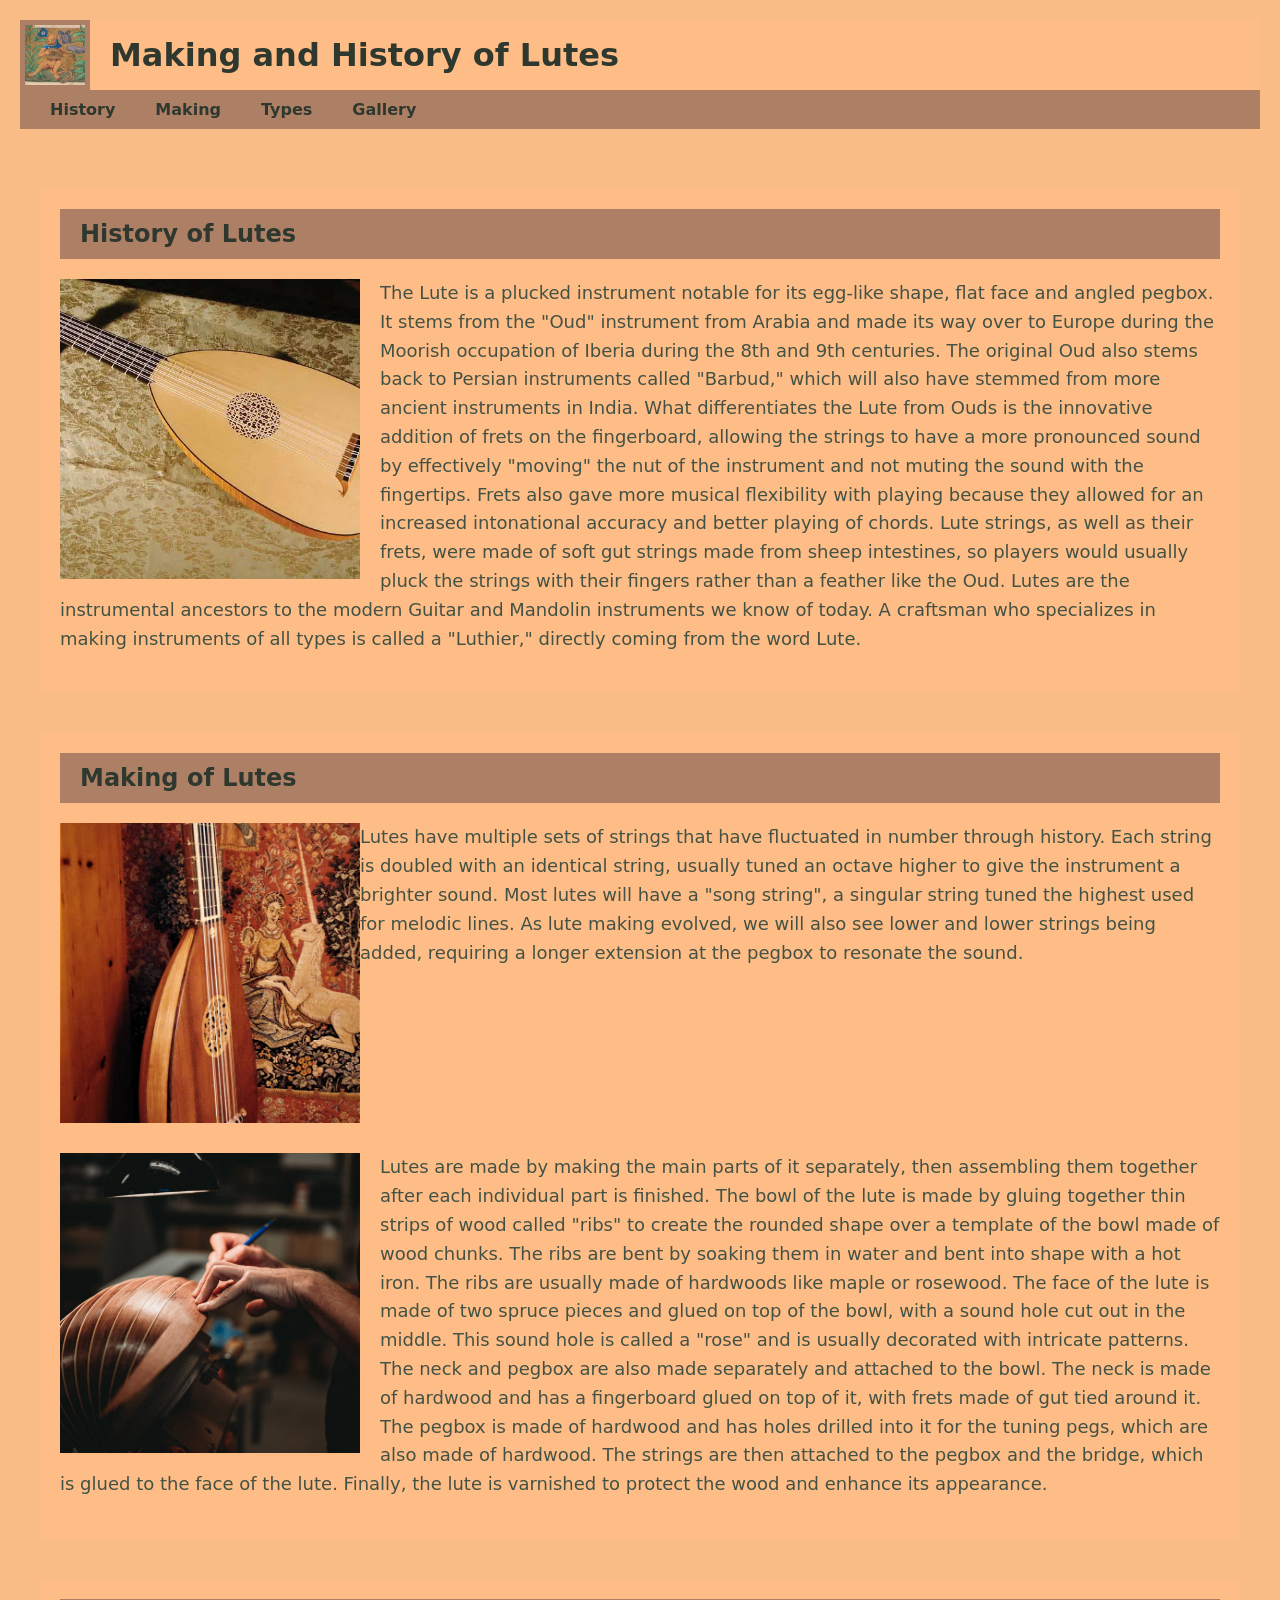
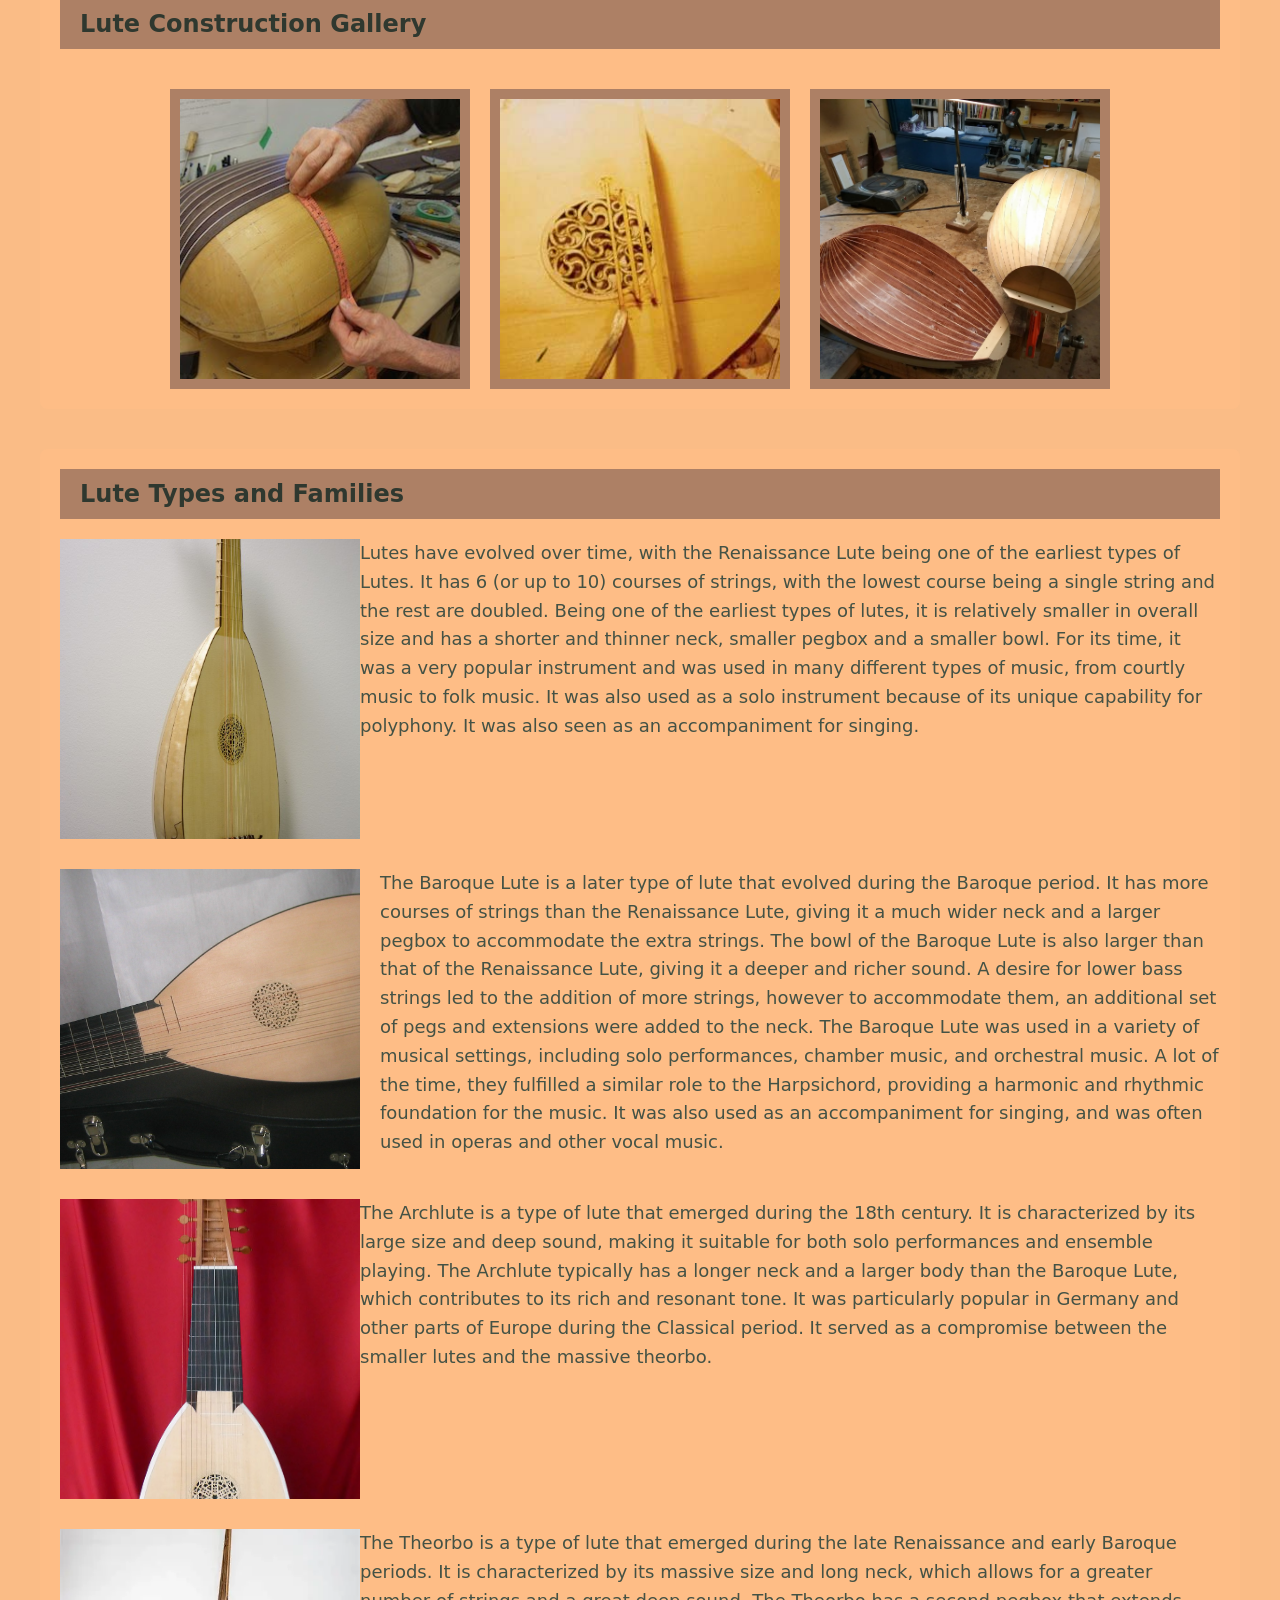
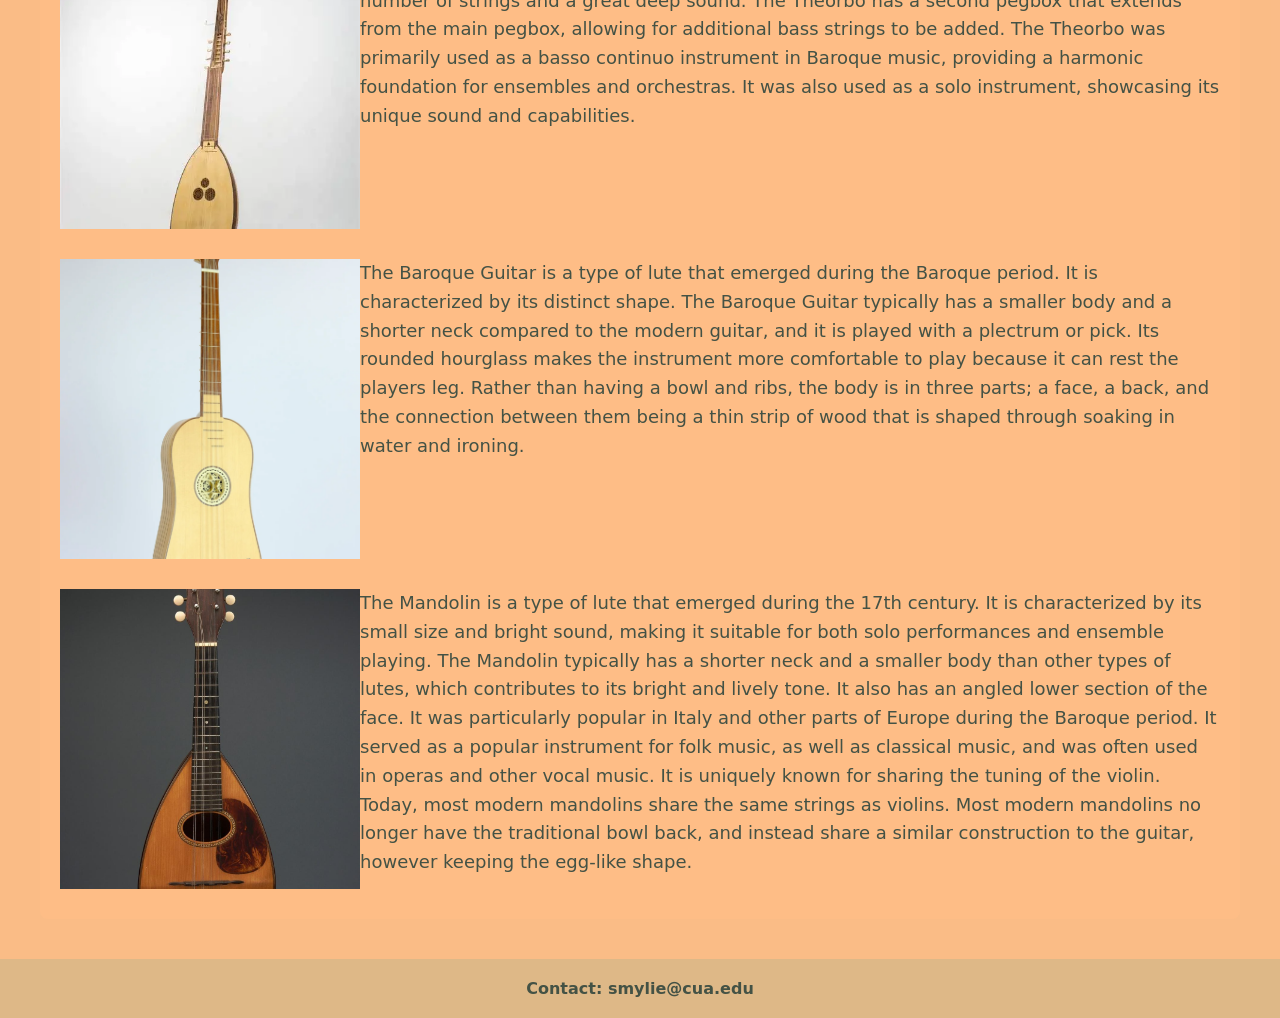
<file: index.html>
<!doctype html>
<html lang="en">
  <head>
    <!-- Google tag (gtag.js) -->
    <script async src="https://www.googletagmanager.com/gtag/js?id=G-23XBQBWNM7"></script>
    <script>
      window.dataLayer = window.dataLayer || [];
      function gtag(){dataLayer.push(arguments);}
      gtag('js', new Date());
      gtag('config', 'G-23XBQBWNM7');
    </script>
    <meta name="viewport" content="width=device-width, initial-scale=1">
    <link rel="stylesheet" href="styles.css">
    <script src="js/main.js"></script>
    <title>Lutes</title>
  </head>
  <body>
    <header>
      <h1><img src="images/catlute.jpg" class="wrap" alt="Lute logo"> Making and History of Lutes</h1>
      <nav>
        <ul>
          <li><a href="#history">History</a></li>
          <li><a href="#making">Making</a></li>
          <li><a href="#types">Types</a></li>
          <li><a href="#gallery">Gallery</a></li>
        </ul>
      </nav>
    </header>
    <main>
      <section id="history">
        <h2>History of Lutes</h2>
        <p><img src="images/European-lute.webp" class="wrap" alt="European Lute">The Lute is a plucked instrument notable for its egg-like shape, 
        flat face and angled pegbox. It stems from the "Oud" instrument from Arabia and made its way over to Europe during the Moorish occupation
        of Iberia during the 8th and 9th centuries. The original Oud also stems back to Persian instruments called "Barbud," which will 
        also have stemmed from more ancient instruments in India. What differentiates the Lute from Ouds is the innovative addition of frets
        on the fingerboard, allowing the strings to have a more pronounced sound by effectively "moving" the nut of the instrument and 
        not muting the sound with the fingertips. Frets also gave more musical flexibility with playing because they allowed for an 
        increased intonational accuracy and better playing of chords. Lute strings, as well as their frets, were made of soft
        gut strings made from sheep intestines, so players would usually pluck the strings with their fingers rather than a 
        feather like the Oud. Lutes are the instrumental ancestors to the modern Guitar and Mandolin instruments we know of today.
        A craftsman who specializes in making instruments of all types is called a "Luthier," directly coming from the word Lute.</p>
      </section>
      <section id="making">
        <h2>Making of Lutes</h2>
        <p><img src="images/lute1.jpg" class="wrap" alt="Lute making">Lutes have multiple sets of strings that have fluctuated in number through
        history. Each string is doubled with an identical string, usually tuned an octave higher to give the instrument a brighter sound.
        Most lutes will have a "song string", a singular string tuned the highest used for melodic lines. As lute making evolved,
        we will also see lower and lower strings being added, requiring a longer extension at the pegbox to resonate the sound.</p>
        
        <p><img src="images/lutemaking.jpg" class="wrap" alt="Lute construction">Lutes are made by making the main parts of it separately, then assembling them together after each individual
        part is finished. The bowl of the lute is made by gluing together thin strips of wood called "ribs" to create the rounded shape over a template of the bowl made of wood chunks.
        The ribs are bent by soaking them in water and bent into shape with a hot iron.
        The ribs are usually made of hardwoods like maple or rosewood. The face of the lute is made of two spruce pieces and glued on top of the bowl, 
        with a sound hole cut out in the middle. This sound hole is called a "rose" and is usually decorated with intricate patterns. 
        The neck and pegbox are also made separately and attached to the bowl. The neck is made of hardwood and has a fingerboard glued on top of it, 
        with frets made of gut tied around it. The pegbox is made of hardwood and has holes drilled into it for the tuning pegs, which are also made of hardwood. 
        The strings are then attached to the pegbox and the bridge, which is glued to the face of the lute. Finally, the lute is varnished to protect the wood and 
        enhance its appearance.</p>
      </section>
      
      <section id="gallery">
        <h2>Lute Construction Gallery</h2>
        <div id="imagelutes">
          <img src="images/lutetemplate.jpg" class="decor" alt="Lute template">
          <img src="images/luterose.jpg" class="decor" alt="Lute rose">
          <img src="images/lutebowl.jpg" class="decor" alt="Lute bowl">
        </div>
      </section>

      <section id="types">
        <h2>Lute Types and Families</h2>
        
        <p><img src="images/renaissancelute.jpg" class="wrap" alt="Renaissance Lute">Lutes have evolved over time, with the Renaissance Lute being one of the earliest types of Lutes. 
        It has 6 (or up to 10) courses of strings, with the lowest course being a single string and the rest are doubled. Being one of the earliest types of lutes, it is relatively smaller in overall
        size and has a shorter and thinner neck, smaller pegbox and a smaller bowl. For its time, it was a very popular instrument and was used in many different types of music, from courtly music to folk music. 
        It was also used as a solo instrument because of its unique capability for polyphony. It was also seen as an accompaniment for singing.</p>

        <p><img src="images/baroquelute.jpg" class="wrap" alt="Baroque Lute">The Baroque Lute is a later type of lute that evolved during the Baroque period. 
        It has more courses of strings than the Renaissance Lute, giving it a much wider neck and a larger pegbox to accommodate the extra strings. 
        The bowl of the Baroque Lute is also larger than that of the Renaissance Lute, giving it a deeper and richer sound. A desire for lower bass strings led to the addition of more strings, however to 
        accommodate them, an additional set of pegs and extensions were added to the neck. The Baroque Lute was used in a variety of musical settings, 
        including solo performances, chamber music, and orchestral music. A lot of the time, they fulfilled a similar role to the Harpsichord, providing a harmonic and rhythmic foundation for the music. 
        It was also used as an accompaniment for singing, and was often used in operas and other vocal music.</p>

        <p><img src="images/archlute.jpg" class="wrap" alt="The Archlute">The Archlute is a type of lute that emerged during the 18th century. It is characterized by its large size and deep sound, 
          making it suitable for both solo performances and ensemble playing. The Archlute typically has a longer neck and a larger body than the Baroque Lute, which contributes to its rich and resonant tone. 
          It was particularly popular in Germany and other parts of Europe during the Classical period. It served as a compromise between the smaller lutes and the massive theorbo.</p>

        <p><img src="images/theorbo.webp" class="wrap" alt="The Theorbo">The Theorbo is a type of lute that emerged during the late Renaissance and early Baroque periods. It is characterized by its massive size and long neck,
           which allows for a greater number of strings and a great deep sound. The Theorbo has a second pegbox that extends from the main pegbox, allowing for additional bass strings to be added. The Theorbo was primarily 
           used as a basso continuo instrument in Baroque music, providing a harmonic foundation for ensembles and orchestras. It was also used as a solo instrument, showcasing its unique sound and capabilities.</p>

        <p><img src="images/baroqueguitar.webp" class="wrap" alt="Baroque Guitar">The Baroque Guitar is a type of lute that emerged during the Baroque period. It is characterized by its distinct shape.
          The Baroque Guitar typically has a smaller body and a shorter neck compared to the modern guitar, and it is played with a plectrum or pick. Its rounded hourglass makes the instrument more comfortable
          to play because it can rest the players leg. Rather than having a bowl and ribs, the body is in three parts; a face, a back, and the connection between them being a thin strip of wood that is shaped
          through soaking in water and ironing.</p>

        <p><img src="images/mandolin.jpg" class="wrap" alt="The Mandolin">The Mandolin is a type of lute that emerged during the 17th century. It is characterized by its small size and bright sound,
          making it suitable for both solo performances and ensemble playing. The Mandolin typically has a shorter neck and a smaller body than other types of lutes, which contributes to its bright and lively tone. It also
          has an angled lower section of the face. It was particularly popular in Italy and other parts of Europe during the Baroque period. It served as a popular instrument for folk music, as well as classical music, 
          and was often used in operas and other vocal music. It is uniquely known for sharing the tuning of the violin. Today, most modern mandolins share the same strings as violins. 
          Most modern mandolins no longer have the traditional bowl back, and instead share a similar construction to the guitar, however keeping the egg-like shape.</p>
      </section>
    </main>
    
    <footer>
      <p>Contact: smylie@cua.edu</p>
    </footer>
  </body>
</html>
</file>
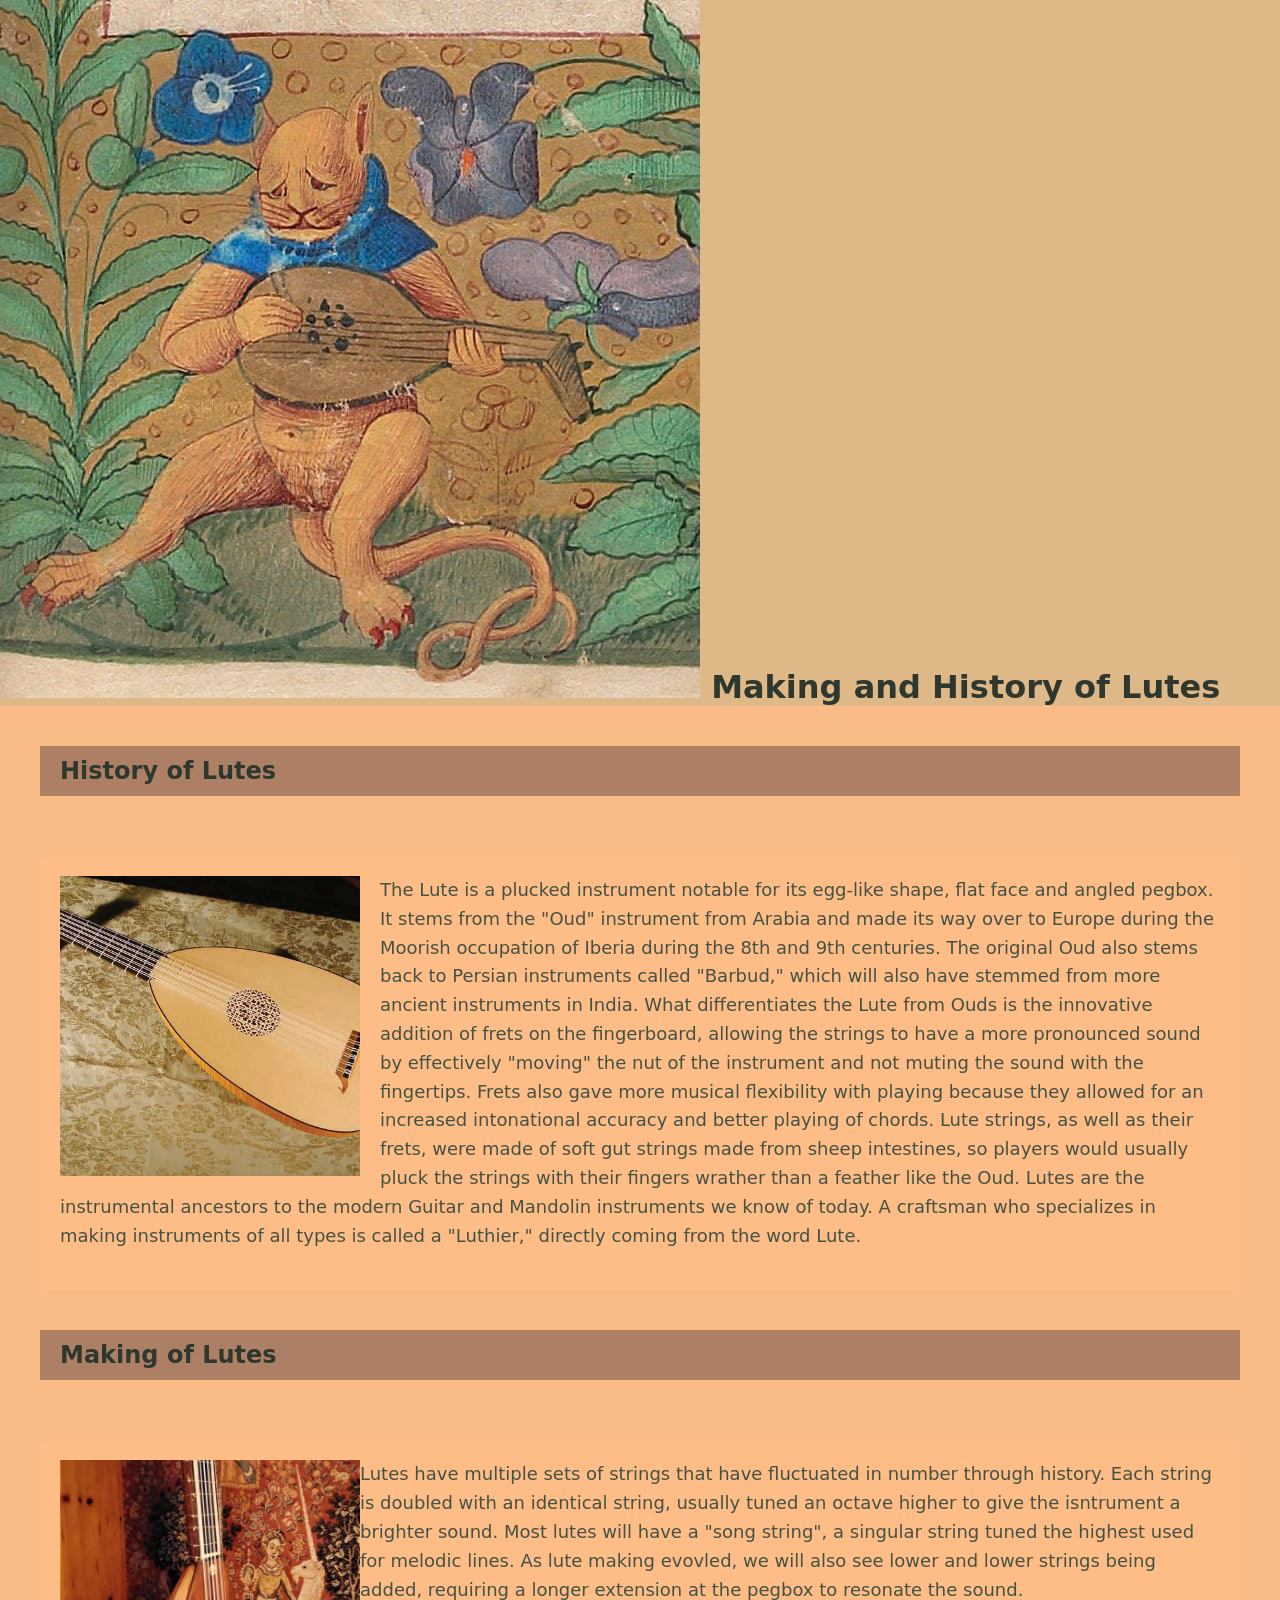
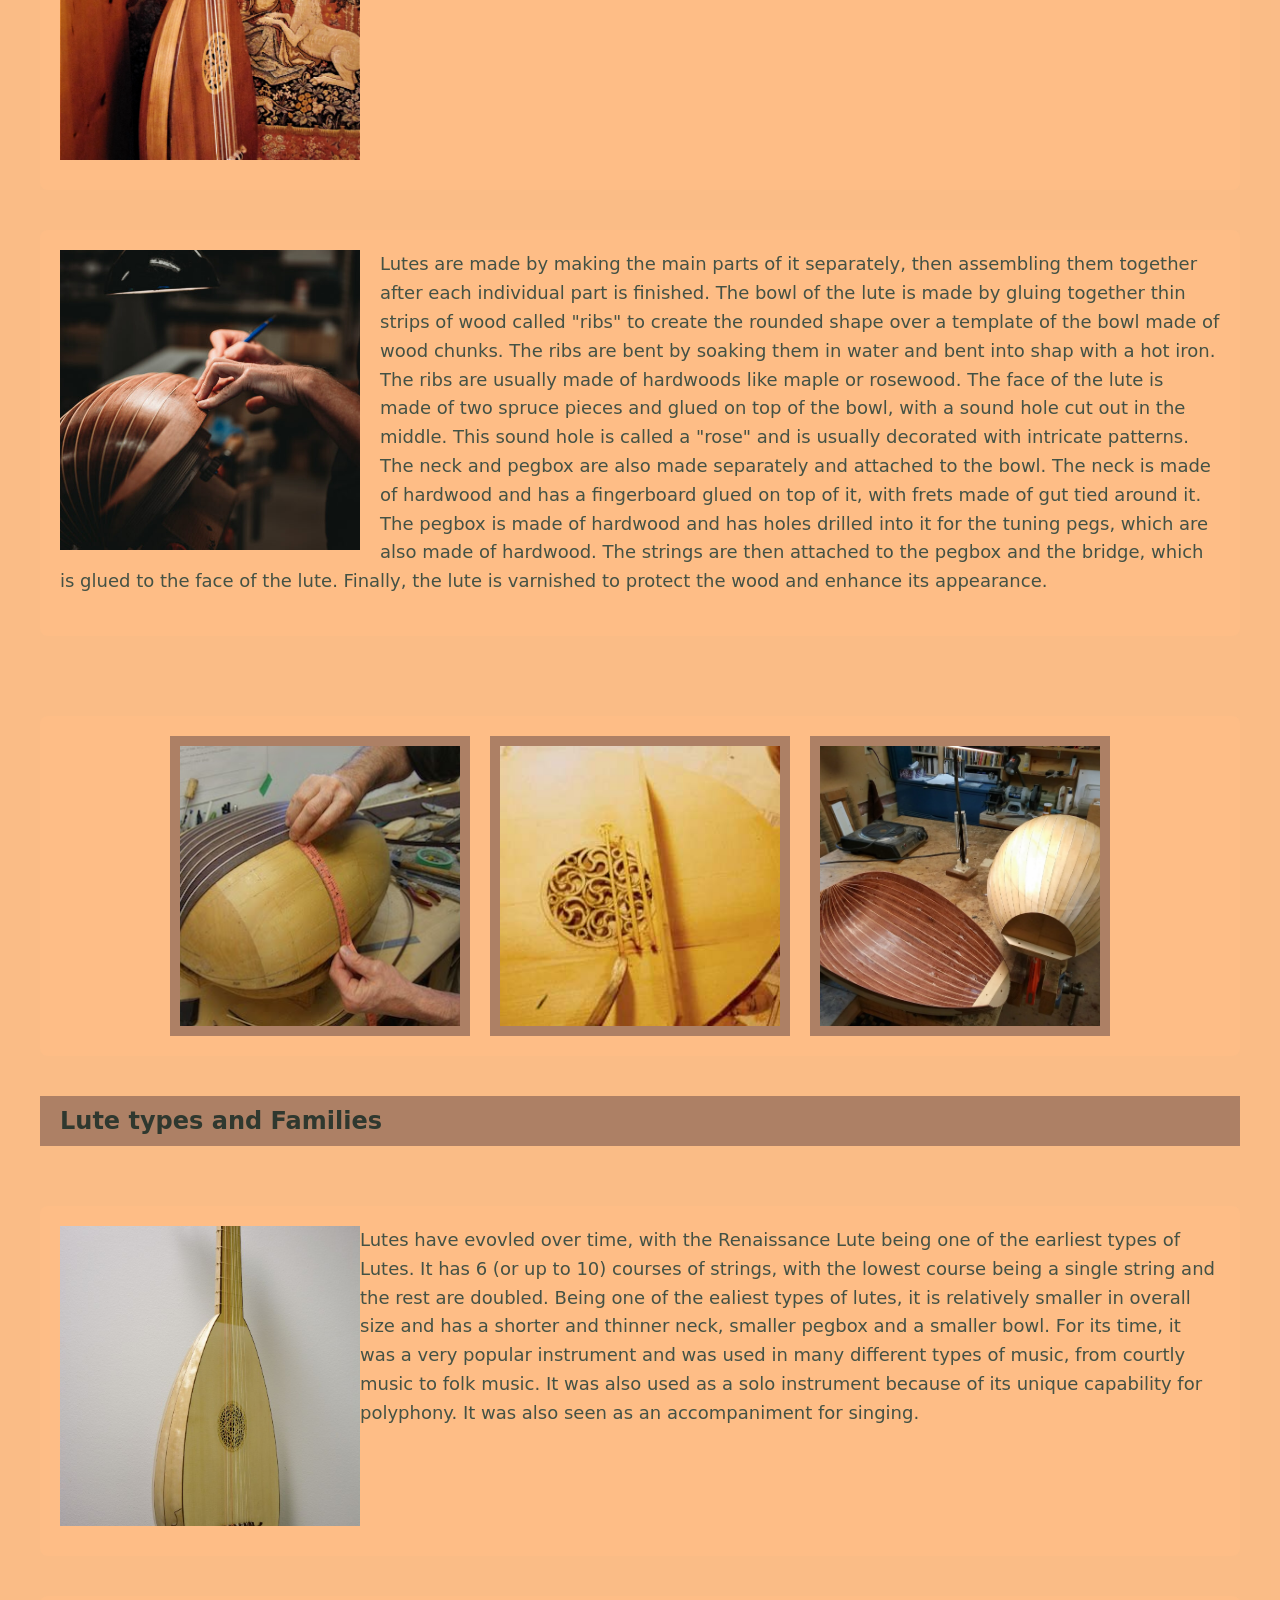
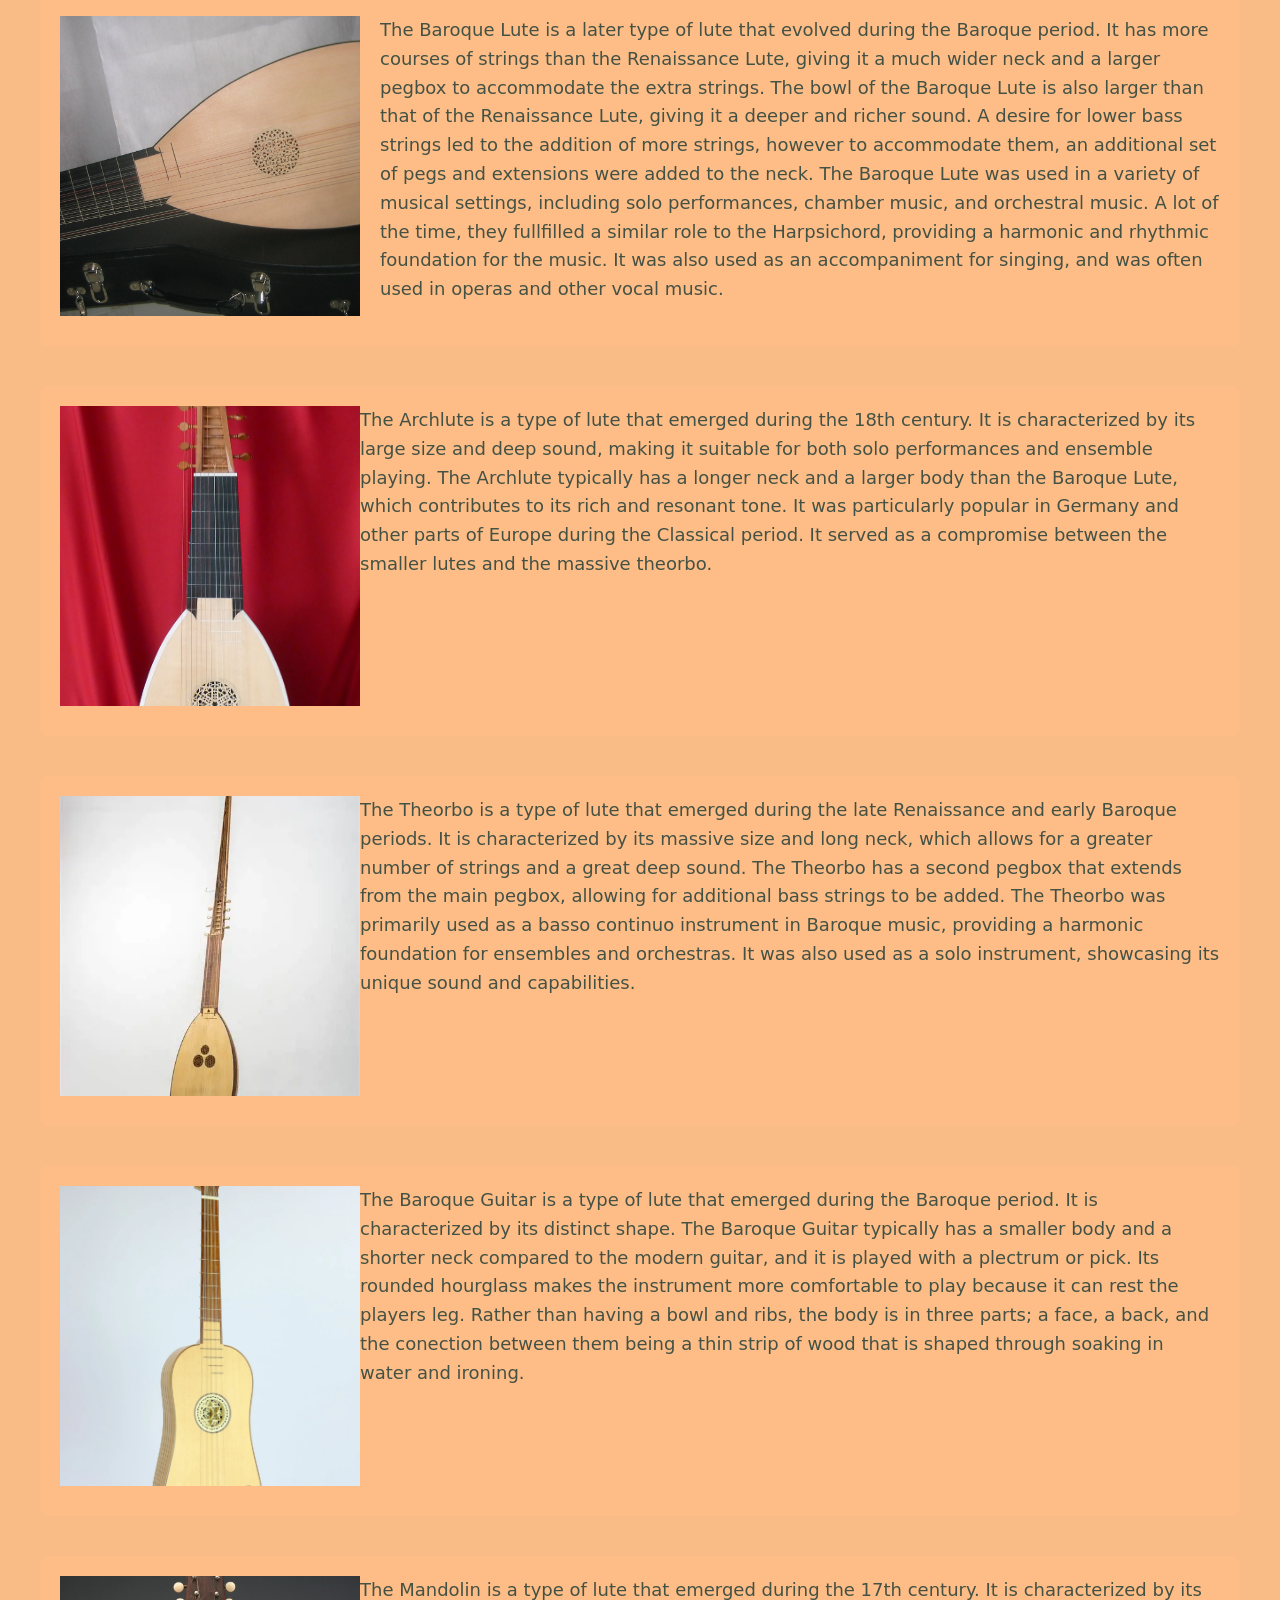
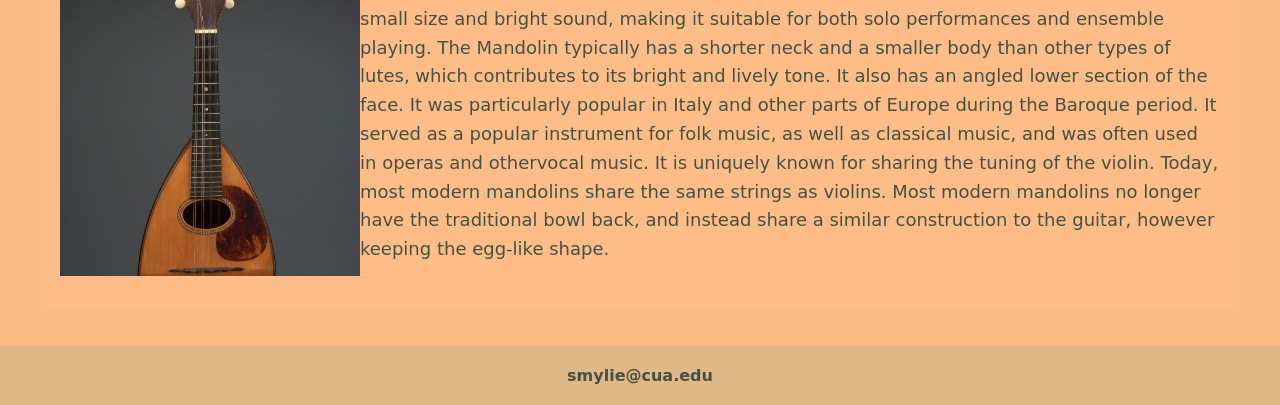
<file: index2.html>
<!doctype html>
<html>
  <head>
    <meta name="viewport" content="width=device-width, initial-scale=1">
    <link rel="stylesheet" href="styles.css">
    <script src="js/main.js"></script>
    <title>Lutes</title>
  </head>
  <body>
    <h1><img src="images/catlute.jpg" class="wrap" alt=""> Making and History of Lutes
    </h1>
    <main>
      <h2>History of Lutes</h2>
      <section><p><img src="images/European-lute.webp" class="wrap" alt="">The Lute is a plucked instrument notable for its egg-like shape, 
      flat face and angled pegbox. It stems from the "Oud" instrument from Arabia and made its way over to Europe during the Moorish occupation
      of Iberia during the 8th and 9th centuries. The original Oud also stems back to Persian instruments called "Barbud," which will 
      also have stemmed from more ancient instruments in India. What differentiates the Lute from Ouds is the innovative addition of frets
      on the fingerboard, allowing the strings to have a more pronounced sound by effectively "moving" the nut of the instrument and 
      not muting the sound with the fingertips. Frets also gave more musical flexibility with playing because they allowed for an 
      increased intonational accuracy and better playing of chords. Lute strings, as well as their frets, were made of soft
      gut strings made from sheep intestines, so players would usually pluck the strings with their fingers wrather than a 
      feather like the Oud. Lutes are the instrumental ancestors to the modern Guitar and Mandolin instruments we know of today.
      A craftsman who specializes in making instruments of all types is called a "Luthier," directly coming from the word Lute.
      </p></section>
      <h2>Making of Lutes</h2>
      <section><p><img src="images/lute1.jpg" class ="wrap" alt="">Lutes have multiple sets of strings that have fluctuated in number through
      history. Each string is doubled with an identical string, usually tuned an octave higher to give the isntrument a brighter sound.
      Most lutes will have a "song string", a singular string tuned the highest used for melodic lines. As lute making evovled,
      we will also see lower and lower strings being added, requiring a longer extension at the pegbox to resonate the sound.
      </p></section>

      <section><p><img src="images/lutemaking.jpg" class="wrap" alt="">Lutes are made by making the main parts of it separately, then assembling them together after each individual
        part is finished. The bowl of the lute is made by gluing together thin strips of wood called "ribs" to create the rounded shape over a template of the bowl made of wood chunks.
        The ribs are bent by soaking them in water and bent into shap with a hot iron.
        The ribs are usually made of hardwoods like maple or rosewood. The face of the lute is made of two spruce pieces and glued on top of the bowl, 
        with a sound hole cut out in the middle. This sound hole is called a "rose" and is usually decorated with intricate patterns. 
        The neck and pegbox are also made separately and attached to the bowl. The neck is made of hardwood and has a fingerboard glued on top of it, 
        with frets made of gut tied around it. The pegbox is made of hardwood and has holes drilled into it for the tuning pegs, which are also made of hardwood. 
        The strings are then attached to the pegbox and the bridge, which is glued to the face of the lute. Finally, the lute is varnished to protect the wood and 
        enhance its appearance.  
      </p></section>
      
      <section id="imagelutes"><img src="images/lutetemplate.jpg" class="decor" alt="">
        <img src="images/luterose.jpg" class="decor" alt="">
        <img src="images/lutebowl.jpg" class="decor" alt=""></section>

        <h2>Lute types and Families</h2>
      <section><p><img src="images/renaissancelute.jpg" class="wrap" alt="Renaissance Lute">Lutes have evovled over time, with the Renaissance Lute being one of the earliest types of Lutes. 
        It has 6 (or up to 10) courses of strings, with the lowest course being a single string and the rest are doubled. Being one of the ealiest types of lutes, it is relatively smaller in overall
        size and has a shorter and thinner neck, smaller pegbox and a smaller bowl. For its time, it was a very popular instrument and was used in many different types of music, from courtly music to folk music. 
        It was also used as a solo instrument because of its unique capability for polyphony. It was also seen as an accompaniment for singing.</p></section>

      <section><p><img src="images/baroquelute.jpg" class="wrap" alt="Baroque Lute">The Baroque Lute is a later type of lute that evolved during the Baroque period. 
        It has more courses of strings than the Renaissance Lute, giving it a much wider neck and a larger pegbox to accommodate the extra strings. 
        The bowl of the Baroque Lute is also larger than that of the Renaissance Lute, giving it a deeper and richer sound. A desire for lower bass strings led to the addition of more strings, however to 
        accommodate them, an additional set of pegs and extensions were added to the neck. The Baroque Lute was used in a variety of musical settings, 
        including solo performances, chamber music, and orchestral music. A lot of the time, they fullfilled a similar role to the Harpsichord, providing a harmonic and rhythmic foundation for the music. 
        It was also used as an accompaniment for singing, and was often used in operas and other vocal music.</p></section>

        <section><p><img src="images/archlute.jpg" class="wrap" alt="The Archlute">The Archlute is a type of lute that emerged during the 18th century. It is characterized by its large size and deep sound, 
          making it suitable for both solo performances and ensemble playing. The Archlute typically has a longer neck and a larger body than the Baroque Lute, which contributes to its rich and resonant tone. 
          It was particularly popular in Germany and other parts of Europe during the Classical period. It served as a compromise between the smaller lutes and the massive theorbo.</p></section>

        <section><p><img src="images/theorbo.webp" class="wrap" alt="The Theorbo">The Theorbo is a type of lute that emerged during the late Renaissance and early Baroque periods. It is characterized by its massive size and long neck,
           which allows for a greater number of strings and a great deep sound. The Theorbo has a second pegbox that extends from the main pegbox, allowing for additional bass strings to be added. The Theorbo was primarily 
           used as a basso continuo instrument in Baroque music, providing a harmonic foundation for ensembles and orchestras. It was also used as a solo instrument, showcasing its unique sound and capabilities.</p></section>

        <section><p><img src="images/baroqueguitar.webp" class="wrap" alt="Baroque Guitar">The Baroque Guitar is a type of lute that emerged during the Baroque period. It is characterized by its distinct shape.
          The Baroque Guitar typically has a smaller body and a shorter neck compared to the modern guitar, and it is played with a plectrum or pick. Its rounded hourglass makes the instrument more comfortable
          to play because it can rest the players leg. Rather than having a bowl and ribs, the body is in three parts; a face, a back, and the conection between them being a thin strip of wood that is shaped
          through soaking in water and ironing.</p></section>

        <section><p><img src="images/mandolin.jpg" class="wrap" alt="The Mandolin">The Mandolin is a type of lute that emerged during the 17th century. It is characterized by its small size and bright sound,
          making it suitable for both solo performances and ensemble playing. The Mandolin typically has a shorter neck and a smaller body than other types of lutes, which contributes to its bright and lively tone. It also
          has an angled lower section of the face. It was particularly popular in Italy and other parts of Europe during the Baroque period. It served as a popular instrument for folk music, as well as classical music, 
          and was often used in operas and othervocal music. It is uniquely known for sharing the tuning of the violin. Today, most modern mandolins share the same strings as violins. 
          Most modern mandolins no longer have the traditional bowl back, and instead share a similar construction to the guitar, however keeping the egg-like shape.</p></section>
    </main>
    <footer>smylie@cua.edu</footer>
  </body>
</html>
</file>
<file: styles.css>
:root {
    /* Color palette */
    --color-primary: #ffbd87dc;
    --color-secondary: rgb(173, 128, 101);
    --color-text-dark: rgb(47, 56, 47);
    --color-text-light: rgb(68, 82, 69);
    --color-background: burlywood;
    
    /* Font sizes */
    --font-size-h1: xx-large;
    --font-size-h2: x-large;
    --font-size-main: large;
    --font-size-p: 1rem;
    
    /* Spacing */
    --spacing-sm: 10px;
    --spacing-md: 20px;
    --spacing-lg: 40px;
}

* {
    margin: 0;
    padding: 0;
    box-sizing: border-box;
}

body {
    font-family: system-ui, -apple-system, sans-serif;
    color: var(--color-text-dark);
    background-color: var(--color-background);
    min-height: 100vh;
    display: grid;
    grid-template-rows: auto 1fr auto;
    grid-template-areas:
        "header"
        "main"
        "footer";
}

/* Header */
header {
    grid-area: header;
    background-color: var(--color-primary);
    padding: var(--spacing-md);
}

header h1 {
    font-size: var(--font-size-h1);
    height: 70px;
    background-color: var(--color-primary);
    color: var(--color-text-dark);
    display: flex;
    align-items: center;
    gap: var(--spacing-md);
}

header h1 img.wrap {
    width: 70px;
    height: 70px;
    object-fit: cover;
    border: 5px solid var(--color-secondary);
    -webkit-shape-outside: url(images/catlute.jpg);
    shape-outside: url(images/catlute.jpg);
    float: none;
}

/* Navigation */
nav {
    background-color: var(--color-secondary);
    padding: var(--spacing-sm) var(--spacing-md);
}

nav ul {
    list-style: none;
    display: flex;
    flex-wrap: wrap;
    gap: var(--spacing-md);
}

nav a {
    color: var(--color-text-dark);
    text-decoration: none;
    font-weight: bold;
    padding: var(--spacing-sm);
    transition: background-color 0.3s;
}

nav a:hover {
    background-color: var(--color-primary);
    border-radius: 4px;
}

/* Main content */
main {
    grid-area: main;
    font-size: var(--font-size-main);
    background-color: var(--color-primary);
    display: grid;
    grid-template-rows: auto;
    gap: var(--spacing-lg);
    padding: var(--spacing-lg);
}

main h2 {
    font-size: var(--font-size-h2);
    height: 50px;
    background-color: var(--color-secondary);
    color: var(--color-text-dark);
    display: flex;
    align-items: center;
    padding-left: var(--spacing-md);
    margin-bottom: var(--spacing-md);
}

main h2 img.wrap {
    width: 50px;
    height: 50px;
    object-fit: cover;
    -webkit-shape-outside: url(images/European-lute.webp);
    shape-outside: url(images/European-lute.webp);
    border: 5px solid var(--color-primary);
    margin-right: var(--spacing-md);
    float: none;
}

main section {
    background-color: var(--color-primary);
    padding: var(--spacing-md);
    border-radius: 8px;
}

main section p {
    color: var(--color-text-light);
    line-height: 1.6;
    margin-bottom: var(--spacing-md);
    clear: both;
}

main section img.wrap {
    float: left;
    width: 300px;
    height: 300px;
    object-fit: cover;
    -webkit-shape-outside: url(images/European-lute.webp);
    shape-outside: url(images/European-lute.webp);
    margin-right: var(--spacing-md);
    margin-bottom: var(--spacing-sm);
    margin-top: 0;
}

/* Clear float after first image in each paragraph */
main section p + p {
    clear: both;
    padding-top: var(--spacing-md);
}

/* Image gallery */
#imagelutes {
    display: flex;
    flex-direction: row;
    flex-wrap: wrap;
    gap: var(--spacing-md);
    justify-content: center;
    margin-top: var(--spacing-lg);
}

.decor {
    border: 10px solid var(--color-secondary);
    width: 300px;
    height: 300px;
    object-fit: cover;
}

/* Footer */
footer {
    grid-area: footer;
    color: var(--color-text-light);
    background-color: var(--color-background);
    padding: var(--spacing-md);
    text-align: center;
    font-weight: bold;
}

/* Responsive Design */
@media screen and (max-width: 1200px) {
    :root {
        --font-size-h1: x-large;
    }
    
    main section img.wrap {
        width: 250px;
        height: 250px;
    }
    
    .decor {
        width: 250px;
        height: 250px;
    }
}

@media screen and (max-width: 900px) {
    main {
        padding: var(--spacing-md);
    }
    
    main section img.wrap {
        width: 200px;
        height: 200px;
    }
    
    .decor {
        width: 200px;
        height: 200px;
    }
    
    #imagelutes {
        flex-direction: column;
        align-items: center;
    }
}

@media screen and (max-width: 750px) {
    :root {
        --font-size-h1: medium;
        --font-size-h2: large;
        --font-size-main: smaller;
    }
    
    header h1 {
        height: auto;
        flex-direction: column;
        text-align: center;
        gap: var(--spacing-sm);
    }
    
    header h1 img.wrap {
        width: 50px;
        height: 50px;
    }
    
    nav ul {
        flex-direction: column;
        align-items: center;
    }
    
    main {
        display: flex;
        flex-direction: column;
        gap: var(--spacing-md);
    }
    
    main h2 {
        height: auto;
        padding: var(--spacing-sm);
        text-align: center;
    }
    
    main h2 img.wrap {
        display: none;
    }
    
    main section {
        padding: var(--spacing-sm);
    }
    
    main section img.wrap {
        width: 100%;
        max-width: 200px;
        height: auto;
        float: none;
        display: block;
        margin: 0 auto var(--spacing-md);
    }
    
    .decor {
        width: 100%;
        max-width: 200px;
        height: auto;
    }
    
    #imagelutes {
        flex-direction: column;
        align-items: center;
    }
}

@media screen and (max-width: 480px) {
    :root {
        --font-size-h1: small;
        --font-size-h2: medium;
    }
    
    main section img.wrap {
        max-width: 150px;
    }
    
    .decor {
        max-width: 150px;
    }
}
</file>
